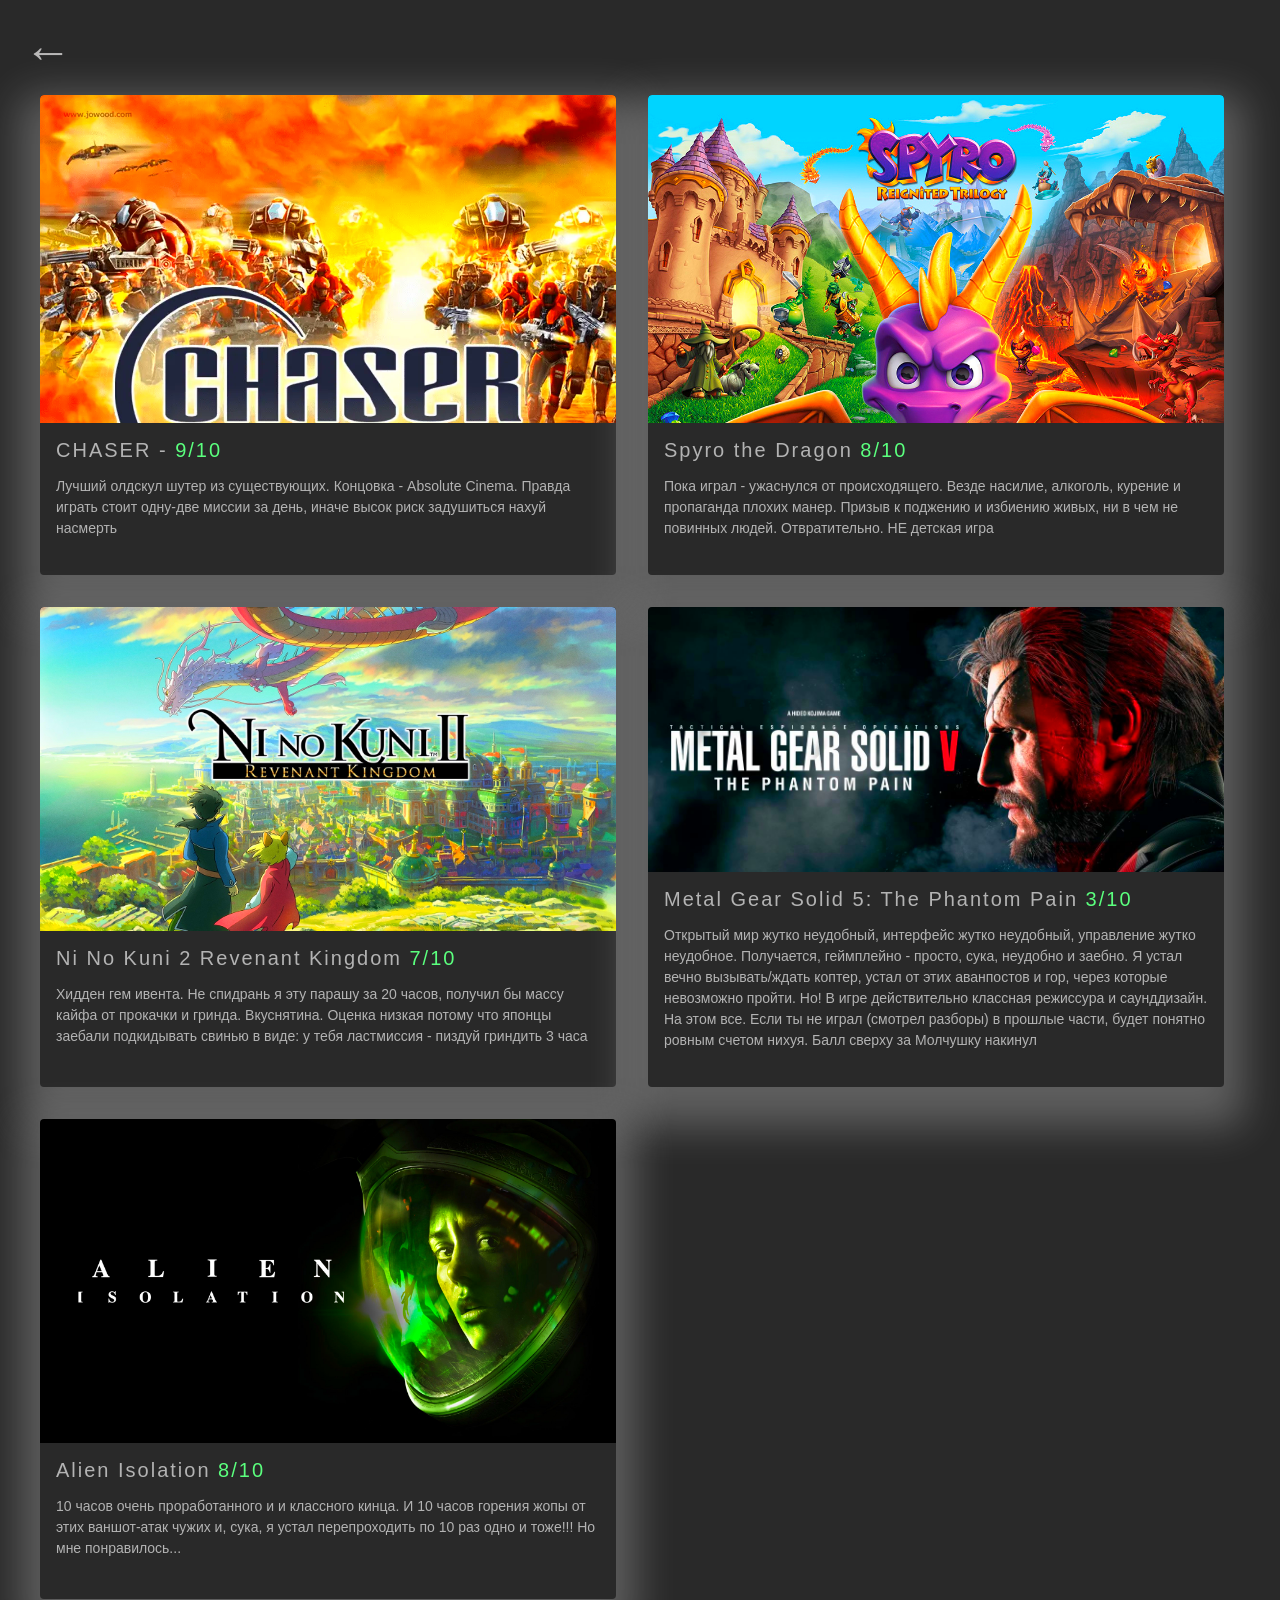
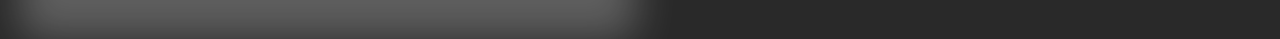
<file: index.html>
<!DOCTYPE html>
<html lang="en">
<head>
    <meta charset="UTF-8">
    <meta name="viewport" content="width=device-width, initial-scale=1.0">
    <title>Что-то с чем-то</title>
    <link rel="stylesheet" href="games.css">
</head>
<body>
    <a href="https://doneforr.github.io/ivent/" class="link">←</a>
    <ul class="cards">

        <li class="cards__item">
            <div class="card">
            <div class="card__image card__image--fence">
                <img src="169444268711571214.png" alt="">
            </div>
            <div class="card__content">
                <div class="card__title">CHASER -  <span style="color: #5bff7e;">9/10</span> </div>
                <p class="card__text">Лучший олдскул шутер из существующих. Концовка - Absolute Cinema. Правда играть стоит одну-две миссии за день, иначе высок риск задушиться нахуй насмерть</p>
            </div>
            </div>
        </li>

        <li class="cards__item">
            <div class="card">
            <div class="card__image card__image--fence">
                <img src="ReignitedTrilogyMultiplatformCover.jpg" alt="">
            </div>
            <div class="card__content">
                <div class="card__title">Spyro the Dragon  <span style="color: #5bff7e;">8/10</span></div>
                <p class="card__text">Пока играл - ужаснулся от происходящего. Везде насилие, алкоголь, курение и пропаганда плохих манер. Призыв к поджению и избиению живых, ни в чем не повинных людей. Отвратительно. НЕ детская игра</p>
            </div>
            </div>
        </li>

        <li class="cards__item">
            <div class="card">
            <div class="card__image card__image--fence">
                <img src="Ni_no_Kuni_II_Revenant_Kingdom.jpg" alt="">
            </div>
            <div class="card__content">
                <div class="card__title">Ni No Kuni 2 Revenant Kingdom <span style="color: #5bff7e;">7/10</span></div>
                <p class="card__text">Хидден гем ивента. Не спидрань я эту парашу за 20 часов, получил бы массу кайфа от прокачки и гринда. Вкуснятина. Оценка низкая потому что японцы заебали подкидывать свинью в виде: у тебя ластмиссия - пиздуй гриндить 3 часа</p>
            </div>
            </div>
        </li>

        <li class="cards__item">
            <div class="card">
            <div class="card__image card__image--fence">
                <img src="header.jpg" alt="">
            </div>
            <div class="card__content">
                <div class="card__title">Metal Gear Solid 5: The Phantom Pain <span style="color: #5bff7e;">3/10</span></div>
                <p class="card__text">Открытый мир жутко неудобный, интерфейс жутко неудобный, управление жутко неудобное. Получается, геймплейно - просто, сука, неудобно и заебно. Я устал вечно вызывать/ждать коптер, устал от этих аванпостов и гор, через которые невозможно пройти. Но! В игре действительно классная режиссура и саунддизайн. На этом все. Если ты не играл (смотрел разборы) в прошлые части, будет понятно ровным счетом нихуя. Балл сверху за Молчушку накинул</p>
            </div>
            </div>
        </li>

        <li class="cards__item">
            <div class="card">
            <div class="card__image card__image--fence">
                <img src="alien-isolation-pc-mac-game-steam-cover.jpg" alt="">
            </div>
            <div class="card__content">
                <div class="card__title">Alien Isolation <span style="color: #5bff7e;">8/10</span></div>
                <p class="card__text">10 часов очень проработанного и и классного кинца. И 10 часов горения жопы от этих ваншот-атак чужих и, сука, я устал перепроходить по 10 раз одно и тоже!!! Но мне понравилось...</p>
            </div>
            </div>
        </li>
    </ul>
</body>
</html>
</file>
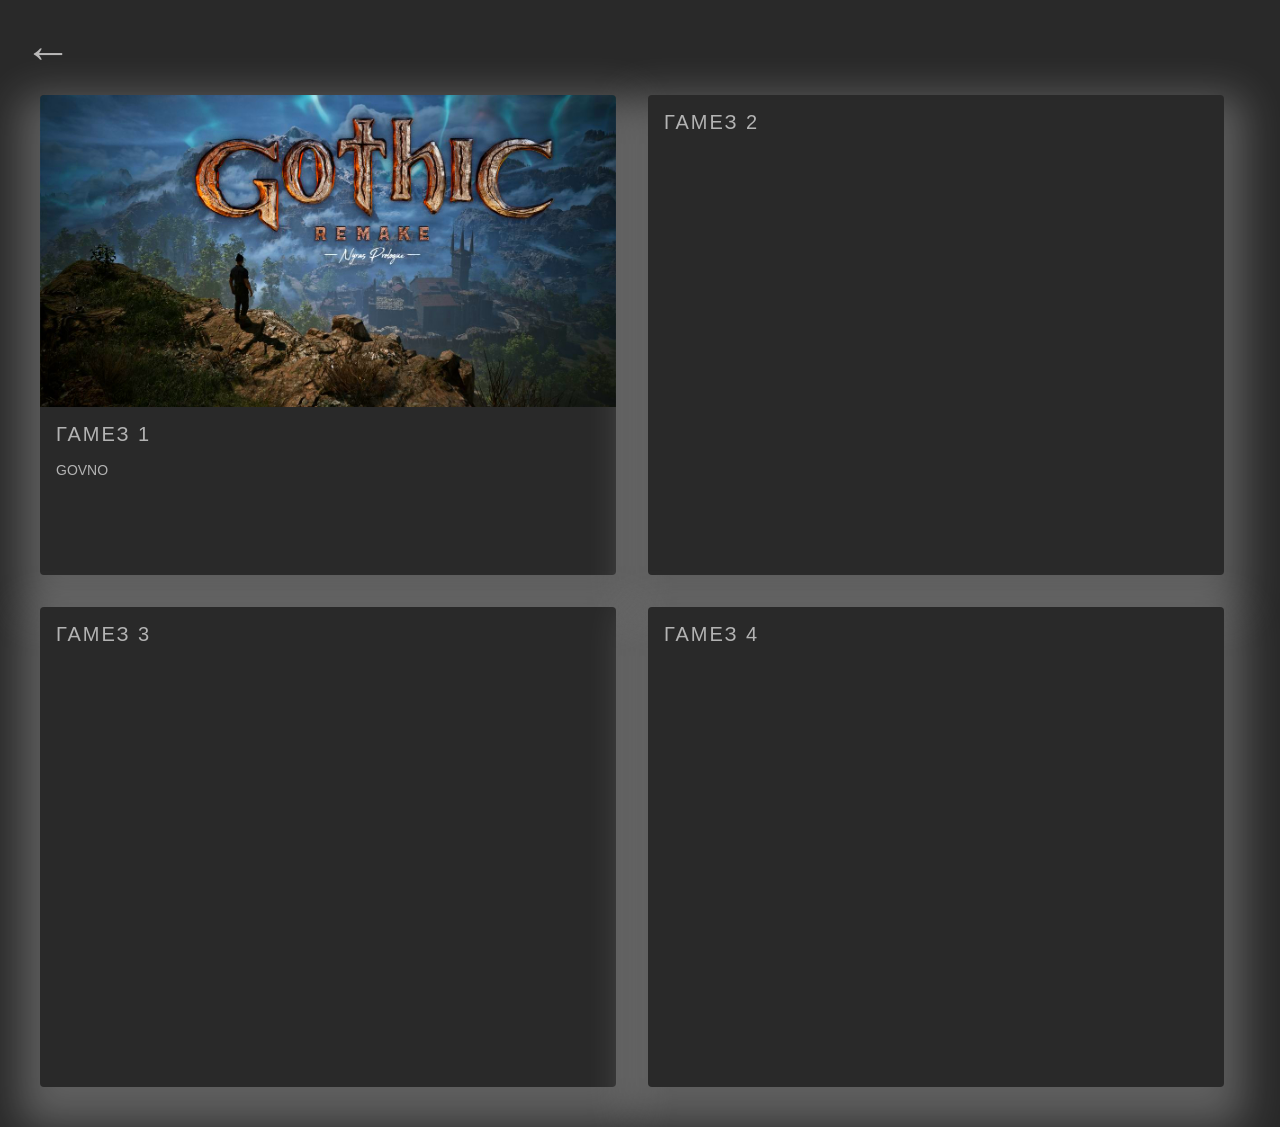
<file: games.html>
<!DOCTYPE html>
<html lang="en">
<head>
    <meta charset="UTF-8">
    <meta name="viewport" content="width=device-width, initial-scale=1.0">
    <title>Что-то с чем-то</title>
    <link rel="stylesheet" href="games.css">
</head>
<body>
    <a href="https://doneforr.github.io/ivent/" class="link">←</a>
    <ul class="cards">

        <li class="cards__item">
            <div class="card">
            <div class="card__image card__image--fence">
                <img src="/c967671d-28f5-4a98-8cd5-a3772fa94907.jpg" alt="">
            </div>
            <div class="card__content">
                <div class="card__title">ГАМЕЗ 1</div>
                <p class="card__text">GOVNO</p>
            </div>
            </div>
        </li>

        <li class="cards__item">
            <div class="card">
            <div class="card__image card__image--fence"></div>
            <div class="card__content">
                <div class="card__title">ГАМЕЗ 2</div>
                <p class="card__text"></p>
            </div>
            </div>
        </li>

        <li class="cards__item">
            <div class="card">
            <div class="card__image card__image--fence"></div>
            <div class="card__content">
                <div class="card__title">ГАМЕЗ 3</div>
                <p class="card__text"></p>
            </div>
            </div>
        </li>

        <li class="cards__item">
            <div class="card">
            <div class="card__image card__image--fence"></div>
            <div class="card__content">
                <div class="card__title">ГАМЕЗ 4</div>
                <p class="card__text"></p>
            </div>
            </div>
        </li>
    </ul>
</body>
</html>
</file>
<file: games.css>
*,
*::before,
*::after { 
  box-sizing: border-box;
}

html {
  background: #292929;
}

body {
  color: #b3b3b3;
  font-family: 'Roboto','Helvetica Neue', Helvetica, Arial, sans-serif;
  font-style: normal;
  font-weight: 400;
  letter-spacing: 0;
  padding: 1rem;
  text-rendering: optimizeLegibility;
  -webkit-font-smoothing: antialiased;
  -moz-osx-font-smoothing: grayscale;
  
}

img {
  height: auto;
  max-width: 100%;
  vertical-align: middle;
}

.link {
  color: #b9b8b8;
  font-size: 3rem;
  text-decoration: none;
  
}

.btn--block {
  display: block;
  width: 100%;
}
 
.cards {
    
  display: flex;
  flex-wrap: wrap;
  list-style: none;
  margin: 0;
  padding: 0;
}

.cards__item {
  display: flex;
  padding: 1rem;
  width: 38rem;
}

.card {
  background: #292929;
  border-radius: 0.25rem;
  box-shadow: 0 20px 40px 20px rgba(255, 255, 255, 0.25);
  display: flex;
  flex-direction: column;
  overflow: hidden;
  width: 38rem;
  height: 30rem;
}

.card__content {
  display: flex;
  flex: 1 1 auto;
  flex-direction: column;
  padding: 1rem;
}

.card__image {
  
  object-fit: contain;
  border-top-left-radius: 0.25rem;
  border-top-right-radius: 0.25rem;
  filter: contrast(70%);
  filter: saturate(180%);
  overflow: hidden;
  position: relative;
  transition: filter 0.5s cubic-bezier(.43,.41,.22,.91);;
  display: block;
  
}



.card__title {
  color: #b3b3b3;
  font-size: 1.25rem;
  font-weight: 300;
  letter-spacing: 2px;

}

.card__text {
  flex: 1 1 auto;
  font-size: 0.875rem;
  line-height: 1.5;
  margin-bottom: 1.25rem;
}
</file>
